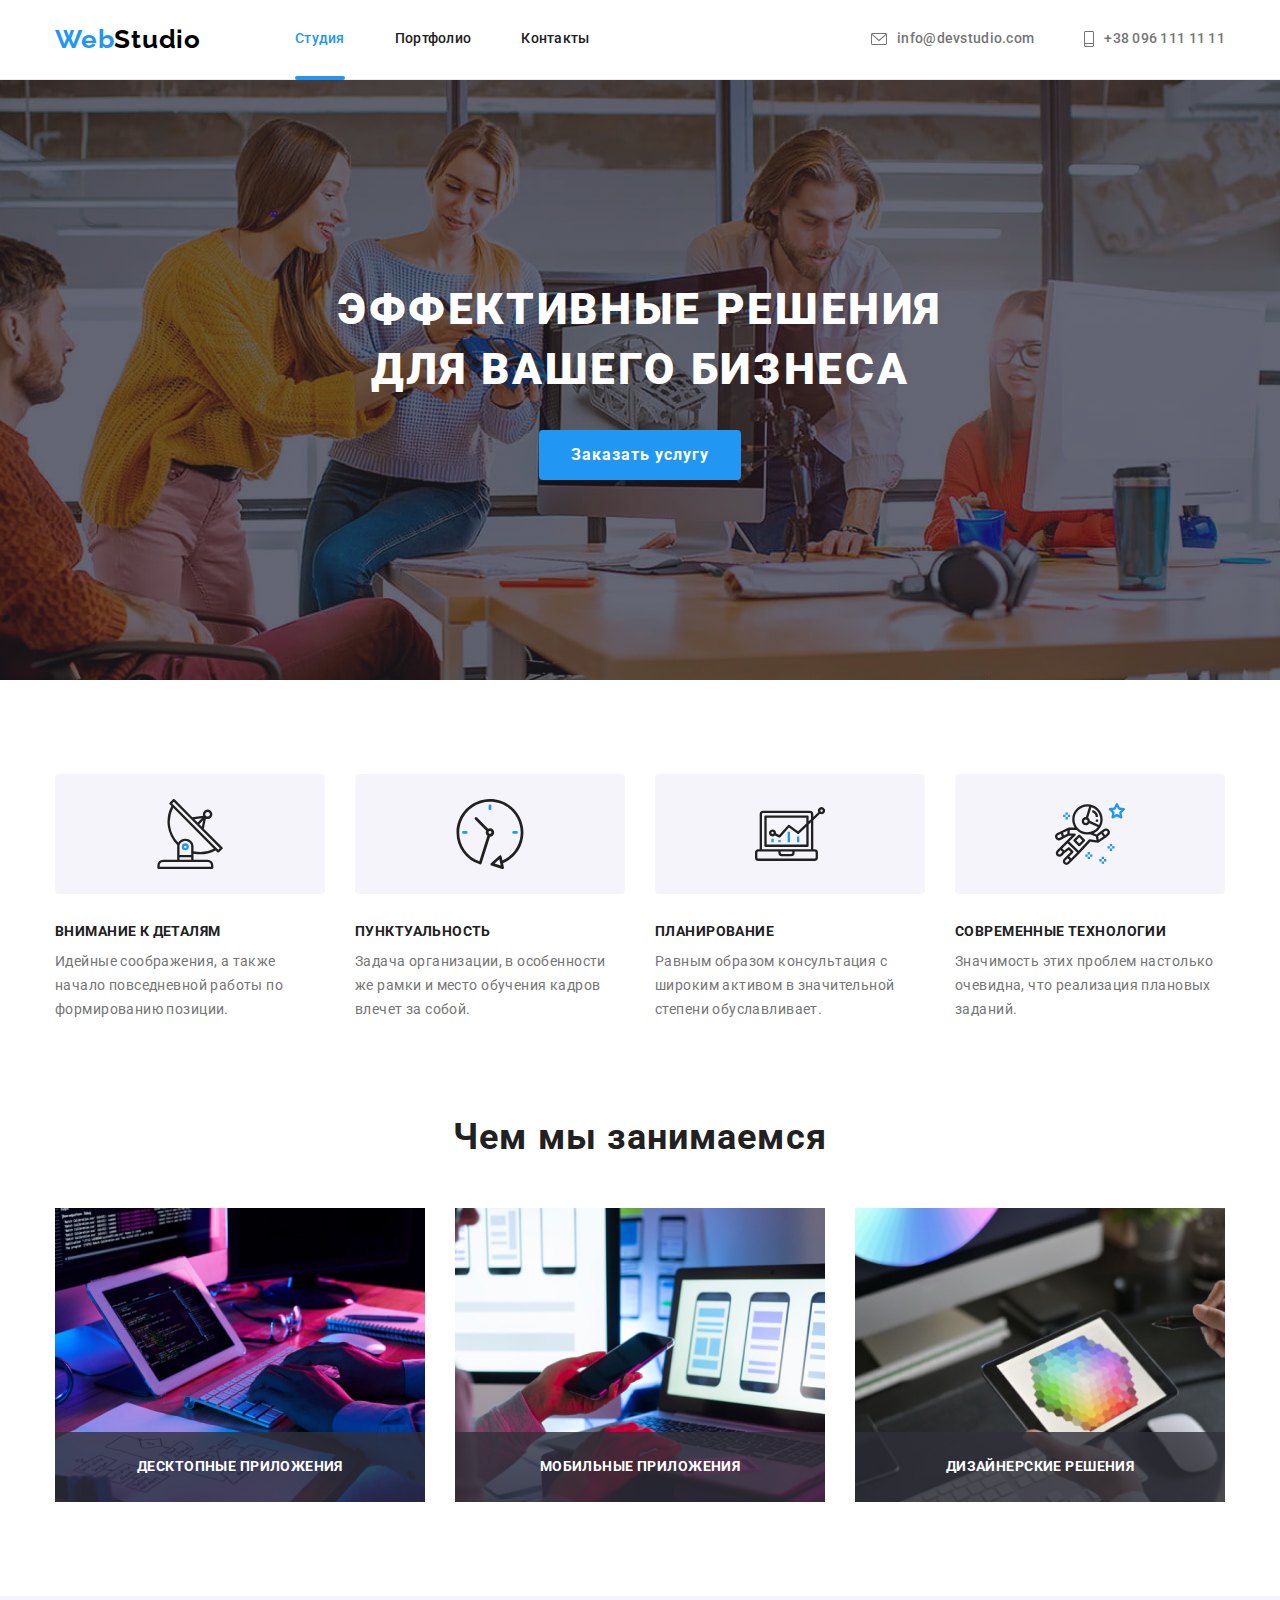
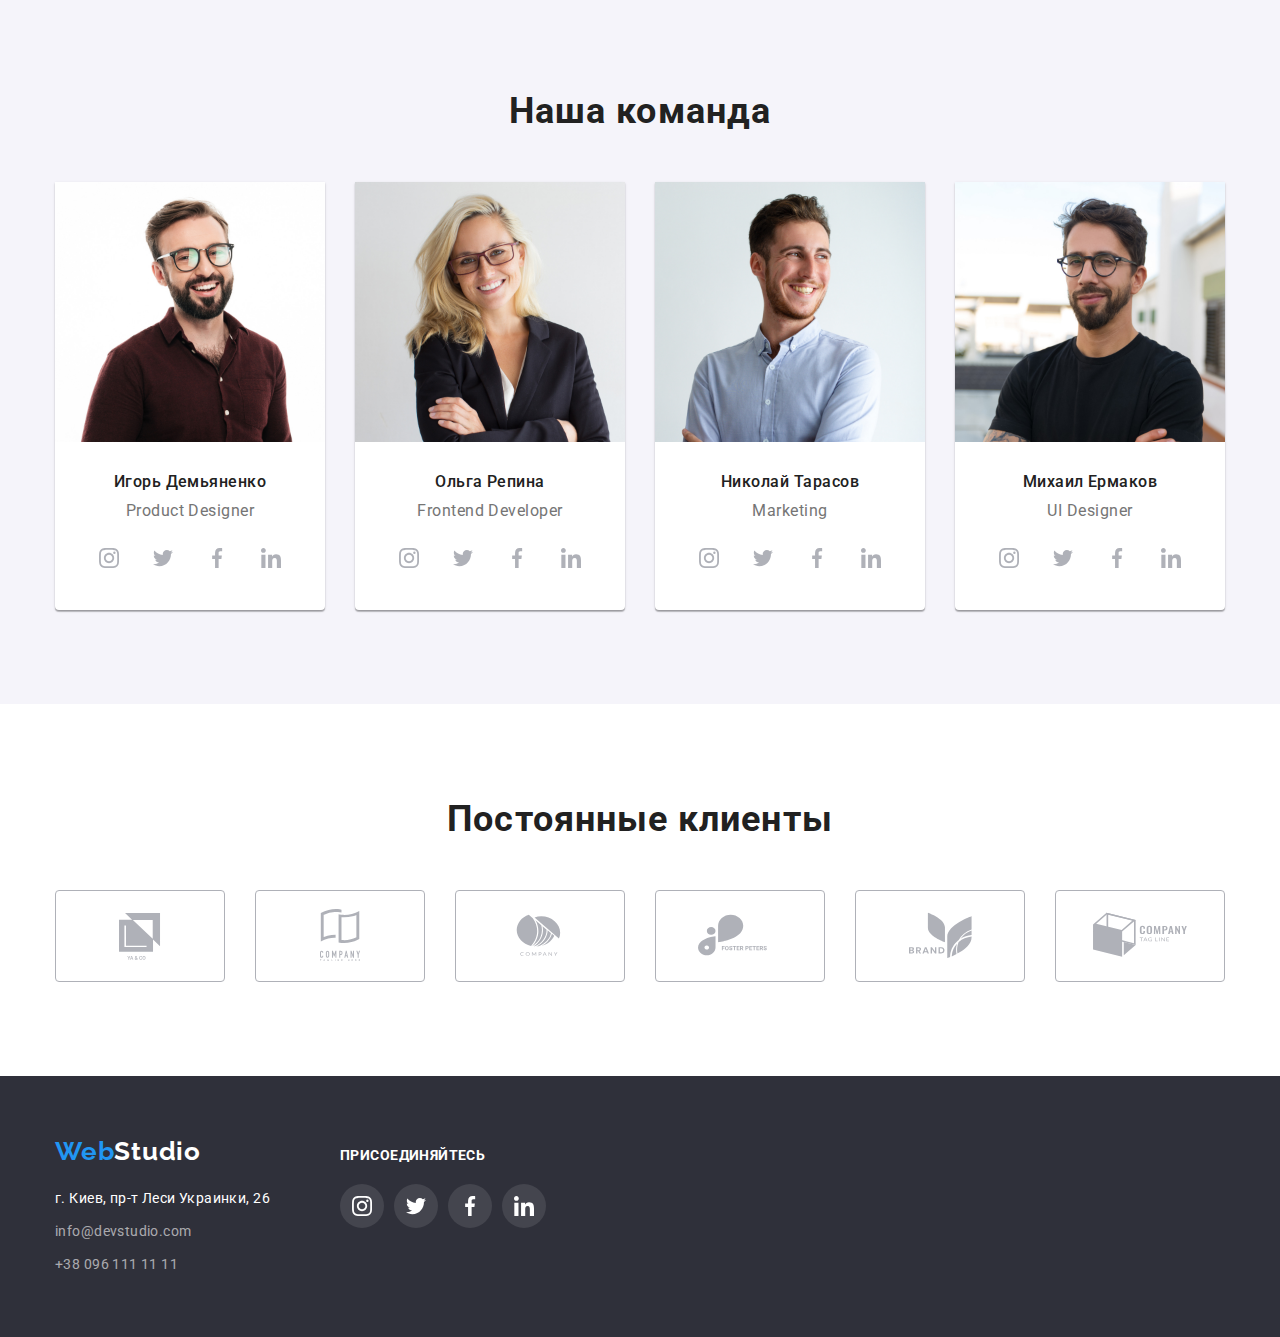
<file: index.html>
<!DOCTYPE html>
<html lang="ru">
<head>
    <meta charset="UTF-8">
    <meta http-equiv="X-UA-Compatible" content="IE=edge">
    <meta name="viewport" content="width=device-width, initial-scale=1.0">
    <title>WebStudio</title>
    <link rel="stylesheet" href="https://cdn.jsdelivr.net/npm/modern-normalize@1.1.0/modern-normalize.min.css">
    <link rel="preconnect" href="https://fonts.googleapis.com">
    <link rel="preconnect" href="https://fonts.gstatic.com" crossorigin>
    <link href="https://fonts.googleapis.com/css2?family=Raleway:wght@700&family=Roboto:wght@400;500;700;900&display=swap"
        rel="stylesheet">
    <link rel="stylesheet" href="./css/styles.css">
</head>
<body>
    <!-- Header -->
    <header class="header">
        <div class="container header-container">
            <a class="logo link" href="">Web<span class="logo-primary">Studio</span></a>
            <nav class="nav">
                <ul class="nav-list list">
                    <li class="nav-item"><a class="nav-link link current" href="./index.html">Студия</a></li>
                    <li class="nav-item"><a class="nav-link link" href="./portfolio.html">Портфолио</a></li>
                    <li class="nav-item"><a class="nav-link link" href="">Контакты</a></li>
                </ul>
            </nav>
            <ul class="contacts-list list">
                <li class="contacts-item">
                    <a class="contacts-link link" href="mailto:info@devstudio.com">
                        <svg class="contacts-icon" width="16px" height="12px">
                            <use href="./images/icons.svg#envelope"></use>
                        </svg>info@devstudio.com</a>
                </li>
                <li class="contacts-item">
                    <a class="contacts-link link" href="tel:+380961111111">
                        <svg class="contacts-icon" width="10px" height="16px">
                            <use href="./images/icons.svg#smartphone"></use>
                        </svg>+38 096 111 11 11</a>
                </li>
            </ul>
        </div>
    </header>
    <main>
        <!-- Герой -->
        <section class="hero">
            <h1 class="title">Эффективные решения для вашего бизнеса</h1>
            <button class="hero-button button" type="button" data-modal-open>Заказать услугу</button>
        </section>
        <!-- Особенности -->
        <section class="features section">
            <div class="container">
                <h2 class="subtitle visually-hidden" >Особенности</h2>
                <ul class="features-list list">
                    <li class="features-item">
                        <div class="features-icons-container">
                            <svg class="features-icon">
                                <use href="./images/icons.svg#antenna"></use>
                            </svg>
                        </div>
                        <h3 class="fetures-title">Внимание к деталям</h3>
                        <p class="features-text">Идейные соображения, а также начало повседневной работы по формированию позиции.</p>
                    </li>
                    <li class="features-item">
                        <div class="features-icons-container">
                            <svg class="features-icon">
                                <use href="./images/icons.svg#clock"></use>
                            </svg>
                        </div>
                        <h3 class="fetures-title">Пунктуальность</h3>
                        <p class="features-text">Задача организации, в особенности же рамки и место обучения кадров влечет за собой.</p>
                    </li>
                    <li class="features-item">
                        <div class="features-icons-container">
                            <svg class="features-icon">
                                <use href="./images/icons.svg#diagram"></use>
                            </svg>
                        </div>
                        <h3 class="fetures-title">Планирование</h3>
                        <p class="features-text">Равным образом консультация с широким активом в значительной степени обуславливает.</p>
                    </li>
                    <li class="features-item">
                        <div class="features-icons-container">
                            <svg class="features-icon">
                                <use href="./images/icons.svg#astronaut"></use>
                            </svg>
                        </div>
                        <h3 class="fetures-title">Современные технологии</h3>
                        <p class="features-text">Значимость этих проблем настолько очевидна, что реализация плановых заданий.</p>
                    </li>
                </ul>
            </div>
        </section>
        <!-- Чем мы занимаемся -->
        <section class="activity section">
            <div class="container">
                <h2 class="subtitle">Чем мы занимаемся</h2>
                <ul class="activity-list list">
                    <li class="activity-item">
                        <img class="activity-img" src="./images/box1.jpg" alt="Человек печатает на клавиатуре" width="370" height="294">
                        <div class="activity-title-bg">
                            <h3 class="activity-title">Десктопные приложения</h3>
                        </div>
                    </li>
                    <li class="activity-item">
                        <img class="activity-img" src="./images/box2.jpg" alt="Человек держит телефон" width="370" height="294">
                        <div class="activity-title-bg">
                            <h3 class="activity-title">Мобильные приложения</h3>
                        </div>
                    </li>
                    <li class="activity-item">
                        <img class="activity-img" src="./images/box3.jpg" alt="Цветовая гамма на екране планшета" width="370" height="294">
                        <div class="activity-title-bg">
                            <h3 class="activity-title">Дизайнерские решения</h3>
                        </div>
                    </li>
                </ul>
            </div>
        </section>
        <!-- Наша команда -->
        <section class="people section">
            <div class="container">
                <h2 class="subtitle">Наша команда</h2>
                <ul class="people-list list">
                    <li class="people-item">
                        <img class="people-img" src="./images/photo1.jpg" alt="Игорь Демьяненко" width="270" height="260">
                        <div class="people-item-content">
                            <h3 class="people-name">Игорь Демьяненко</h3>
                            <p class="people-position">Product Designer</p>
                            <ul class="socials list">
                                <li class="socials-item">
                                    <a href="" class="socials-link link">
                                        <svg class="socials-icon">
                                            <use href="./images/icons.svg#instagram"></use>
                                        </svg>
                                    </a>
                                </li>
                                <li class="socials-item">
                                    <a href="" class="socials-link link">
                                        <svg class="socials-icon">
                                            <use href="./images/icons.svg#twitter"></use>
                                        </svg>
                                    </a>
                                </li>
                                <li class="socials-item">
                                    <a href="" class="socials-link link">
                                        <svg class="socials-icon">
                                            <use href="./images/icons.svg#facebook"></use>
                                        </svg>
                                    </a>
                                </li>
                                <li class="socials-item">
                                    <a href="" class="socials-link link">
                                        <svg class="socials-icon">
                                            <use href="./images/icons.svg#linkedin"></use>
                                        </svg>
                                    </a>
                                </li>
                            </ul>
                        </div>
                    </li>
                    <li class="people-item">
                        <img class="people-img" src="./images/photo2.jpg" alt="Ольга Репина" width="270" height="260">
                        <div class="people-item-content">
                            <h3 class="people-name">Ольга Репина</h3>
                            <p class="people-position">Frontend Developer</p>
                            <ul class="socials list">
                                <li class="socials-item">
                                    <a href="" class="socials-link link">
                                        <svg class="socials-icon">
                                            <use href="./images/icons.svg#instagram"></use>
                                        </svg>
                                    </a>
                                </li>
                                <li class="socials-item">
                                    <a href="" class="socials-link link">
                                        <svg class="socials-icon">
                                            <use href="./images/icons.svg#twitter"></use>
                                        </svg>
                                    </a>
                                </li>
                                <li class="socials-item">
                                    <a href="" class="socials-link link">
                                        <svg class="socials-icon">
                                            <use href="./images/icons.svg#facebook"></use>
                                        </svg>
                                    </a>
                                </li>
                                <li class="socials-item">
                                    <a href="" class="socials-link link">
                                        <svg class="socials-icon">
                                            <use href="./images/icons.svg#linkedin"></use>
                                        </svg>
                                    </a>
                                </li>
                            </ul>
                        </div>
                        
                    </li>
                    <li class="people-item">
                        <img class="people-img" src="./images/photo3.jpg" alt="Николай Тарасов" width="270" height="260">
                        <div class="people-item-content">
                            <h3 class="people-name">Николай Тарасов</h3>
                            <p class="people-position">Marketing</p>
                            <ul class="socials list">
                                <li class="socials-item">
                                    <a href="" class="socials-link link">
                                        <svg class="socials-icon">
                                            <use href="./images/icons.svg#instagram"></use>
                                        </svg>
                                    </a>
                                </li>
                                <li class="socials-item">
                                    <a href="" class="socials-link link">
                                        <svg class="socials-icon">
                                            <use href="./images/icons.svg#twitter"></use>
                                        </svg>
                                    </a>
                                </li>
                                <li class="socials-item">
                                    <a href="" class="socials-link link">
                                        <svg class="socials-icon">
                                            <use href="./images/icons.svg#facebook"></use>
                                        </svg>
                                    </a>
                                </li>
                                <li class="socials-item">
                                    <a href="" class="socials-link link">
                                        <svg class="socials-icon">
                                            <use href="./images/icons.svg#linkedin"></use>
                                        </svg>
                                    </a>
                                </li>
                            </ul>
                        </div>
                        
                    </li>
                    <li class="people-item">
                        <img class="people-img" src="./images/photo4.jpg" alt="Михаил Ермаков" width="270" height="260">
                        <div class="people-item-content">
                            <h3 class="people-name">Михаил Ермаков</h3>
                            <p class="people-position">UI Designer</p>
                            <ul class="socials list">
                                <li class="socials-item">
                                    <a href="" class="socials-link link">
                                        <svg class="socials-icon">
                                            <use href="./images/icons.svg#instagram"></use>
                                        </svg>
                                    </a>
                                </li>
                                <li class="socials-item">
                                    <a href="" class="socials-link link">
                                        <svg class="socials-icon">
                                            <use href="./images/icons.svg#twitter"></use>
                                        </svg>
                                    </a>
                                </li>
                                <li class="socials-item">
                                    <a href="" class="socials-link link">
                                        <svg class="socials-icon">
                                            <use href="./images/icons.svg#facebook"></use>
                                        </svg>
                                    </a>
                                </li>
                                <li class="socials-item">
                                    <a href="" class="socials-link link">
                                        <svg class="socials-icon">
                                            <use href="./images/icons.svg#linkedin"></use>
                                        </svg>
                                    </a>
                                </li>
                            </ul>
                        </div>
                        
                    </li>
                </ul>
            </div>
        </section>
        <!-- Клиенти -->
        <section class="clients section">
            <div class="container">
                <h2 class="subtitle">Постоянные клиенты</h2>
                <ul class="clients-list list">
                    <li class="clients-item">
                        <a href="" class="clients-link">
                            <svg class="clients-icon">
                                <use href="./images/icons.svg#company1"></use>
                            </svg>
                        </a>
                    </li>
                    <li class="clients-item">
                        <a href="" class="clients-link">
                            <svg class="clients-icon">
                                <use href="./images/icons.svg#company2"></use>
                            </svg>
                        </a>
                    </li>
                    <li class="clients-item">
                        <a href="" class="clients-link">
                            <svg class="clients-icon">
                                <use href="./images/icons.svg#company3"></use>
                            </svg>
                        </a>
                    </li>
                    <li class="clients-item">
                        <a href="" class="clients-link">
                            <svg class="clients-icon">
                                <use href="./images/icons.svg#company4"></use>
                            </svg>
                        </a>
                    </li>
                    <li class="clients-item">
                        <a href="" class="clients-link">
                            <svg class="clients-icon">
                                <use href="./images/icons.svg#company5"></use>
                            </svg>
                        </a>
                    </li>
                    <li class="clients-item">
                        <a href="" class="clients-link">
                            <svg class="clients-icon">
                                <use href="./images/icons.svg#company6"></use>
                            </svg>
                        </a>
                    </li>
                </ul>
            </div>
        </section>
    </main>
    <!-- Footer -->
    <footer class="footer">
        <div class="container footer-content">
            <div class="footer-address">
                <a class="logo link" href="">Web<span class="logo-secondary">Studio</span></a>
                <address class="address">
                    <ul class="address-list list">
                        <li class="address-item"><a class="address-location link" href="">г. Киев, пр-т Леси Украинки, 26</a></li>
                        <li class="address-item"><a class="address-mail link" href="mailto:info@devstudio.com">info@devstudio.com</a>
                        </li>
                        <li class="address-item"><a class="address-tel link" href="tel:+380961111111">+38 096 111 11 11</a></li>
                    </ul>
                </address>
            </div>
            <div class="footer-socials">
                <p class="footer-socials-text">присоединяйтесь</p>
                <ul class="footer-socials-list list">
                    <li class="socials-item">
                        <a href="" class="socials-link link">
                            <svg class="socials-icon">
                                <use href="./images/icons.svg#instagram"></use>
                            </svg>
                        </a>
                    </li>
                    <li class="socials-item">
                        <a href="" class="socials-link link">
                            <svg class="socials-icon">
                                <use href="./images/icons.svg#twitter"></use>
                            </svg>
                        </a>
                    </li>
                    <li class="socials-item">
                        <a href="" class="socials-link link">
                            <svg class="socials-icon">
                                <use href="./images/icons.svg#facebook"></use>
                            </svg>
                        </a>
                    </li>
                    <li class="socials-item">
                        <a href="" class="socials-link link">
                            <svg class="socials-icon">
                                <use href="./images/icons.svg#linkedin"></use>
                            </svg>
                        </a>
                    </li>
                </ul>
            </div>
        </div>
    </footer>
     <!-- Modal window -->
    <div class="backdrop is-hidden" data-modal>
        <div class="modal-wrapper">
            <button class="button modal-btn" type="button" data-modal-close>
                <svg class="modal-close">
                    <use href="./images/icons.svg#close"></use>
                </svg>
            </button>
        </div>
    </div>
    <script src="./js/modal.js"></script>
</body>
</html>
</file>
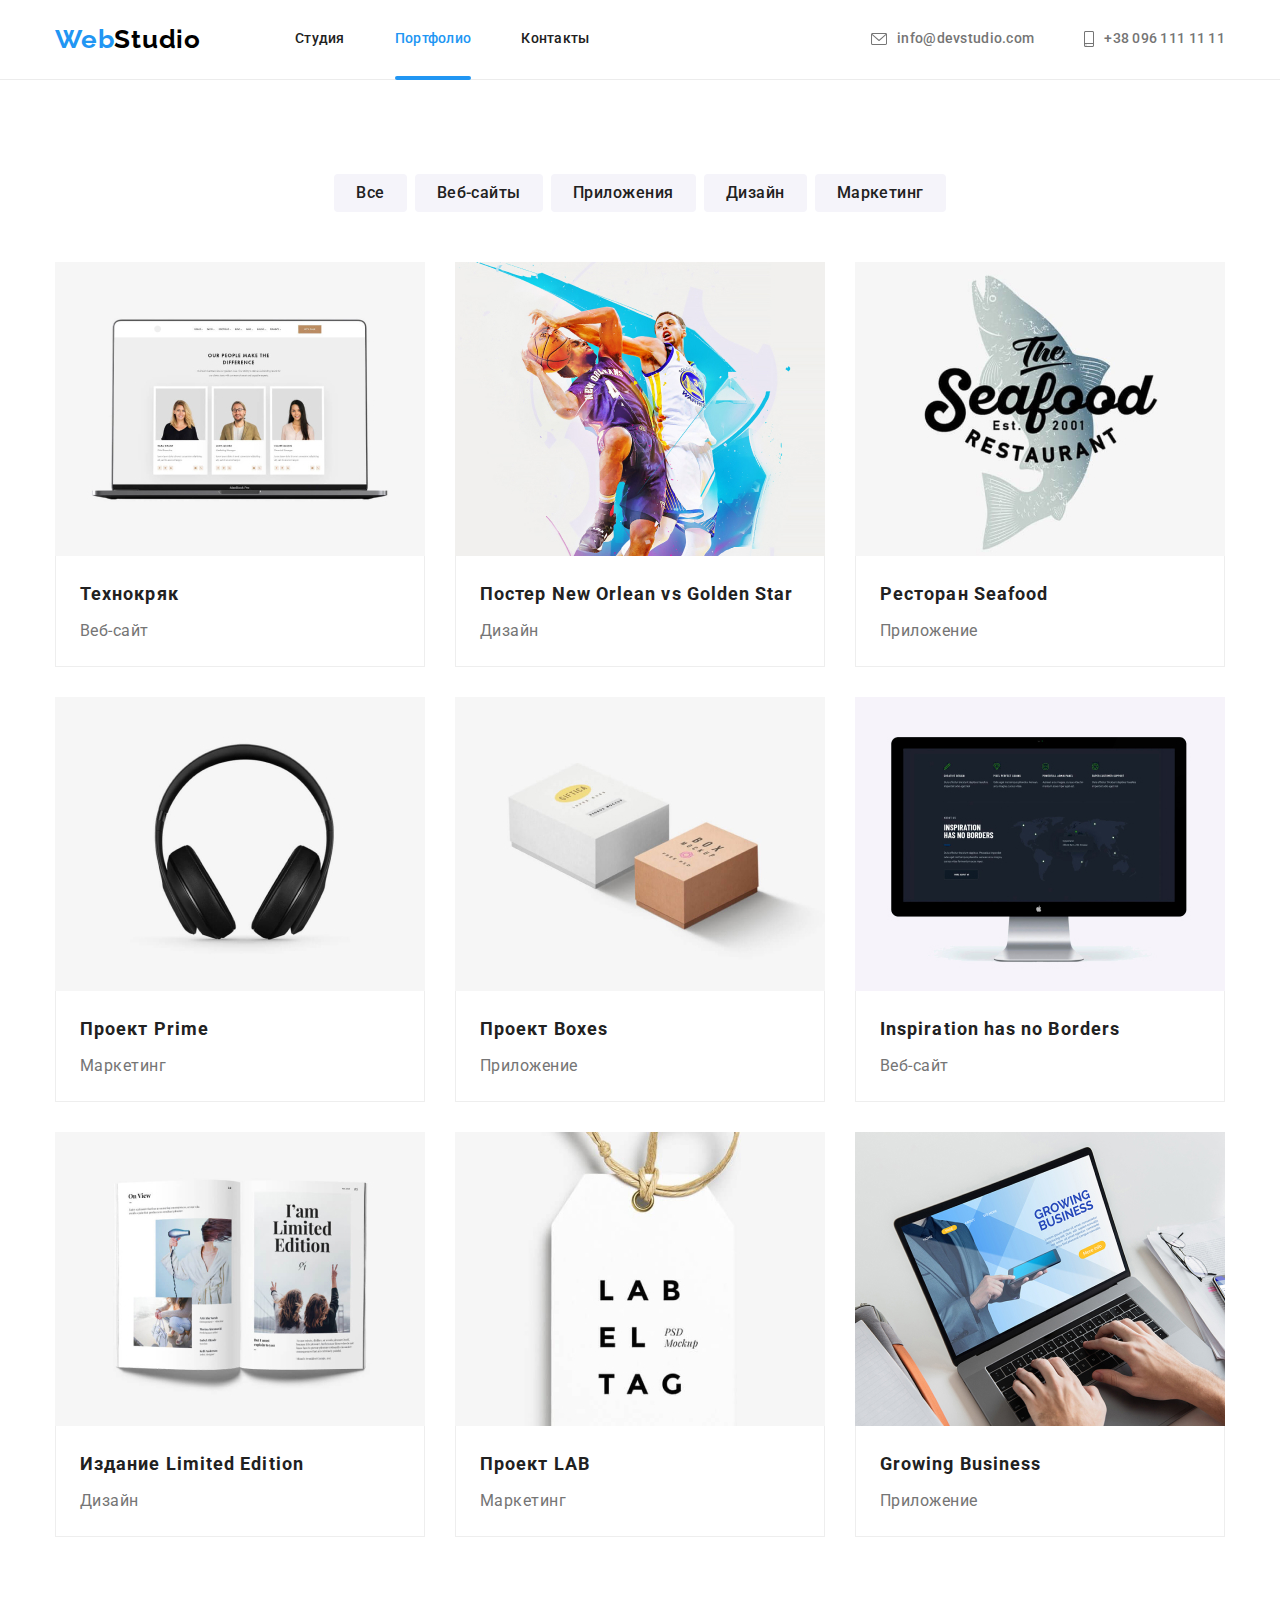
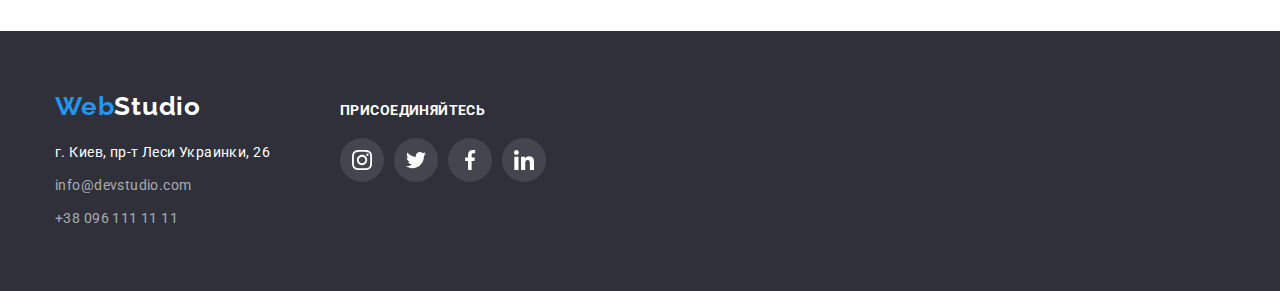
<file: portfolio.html>
<!DOCTYPE html>
<html lang="ru">
<head>
    <meta charset="UTF-8">
    <meta http-equiv="X-UA-Compatible" content="IE=edge">
    <meta name="viewport" content="width=device-width, initial-scale=1.0">
    <title>Portfolio</title>
    <link rel="stylesheet" href="https://cdn.jsdelivr.net/npm/modern-normalize@1.1.0/modern-normalize.min.css">
    <link rel="preconnect" href="https://fonts.googleapis.com">
    <link rel="preconnect" href="https://fonts.gstatic.com" crossorigin>
    <link href="https://fonts.googleapis.com/css2?family=Raleway:wght@700&family=Roboto:wght@400;500;700;900&display=swap"
        rel="stylesheet">
    <link rel="stylesheet" href="./css/styles.css">
</head>
<body>
    <!-- Header -->
    <header class="header">
        <div class="container header-container">
            <a class="logo link" href="">Web<span class="logo-primary">Studio</span></a>
            <nav class="nav">
                <ul class="nav-list list">
                    <li class="nav-item"><a class="nav-link link " href="./index.html">Студия</a></li>
                    <li class="nav-item"><a class="nav-link link current" href="./portfolio.html">Портфолио</a></li>
                    <li class="nav-item"><a class="nav-link link" href="">Контакты</a></li>
                </ul>
            </nav>
            <ul class="contacts-list list">
                <li class="contacts-item">
                    <a class="contacts-link link" href="mailto:info@devstudio.com">
                        <svg class="contacts-icon" width="16px" height="12px">
                            <use href="./images/icons.svg#envelope"></use>
                        </svg>info@devstudio.com</a>
                </li>
                <li class="contacts-item">
                    <a class="contacts-link link" href="tel:+380961111111">
                        <svg class="contacts-icon" width="10px" height="16px">
                            <use href="./images/icons.svg#smartphone"></use>
                        </svg>+38 096 111 11 11</a>
                </li>
            </ul>
        </div>
    </header>
    <main>
        <!-- Портфолио -->
        <section class="portfolio section">
            <div class="container">
                <h1 class="title visually-hidden">Портфолио</h1>
                <ul class="filter-list list">
                    <li class="filter-item"><button class="filter-btn button" type="button">Все</button></li>
                    <li class="filter-item"><button class="filter-btn button" type="button">Веб-сайты</button></li>
                    <li class="filter-item"><button class="filter-btn button" type="button">Приложения</button></li>
                    <li class="filter-item"><button class="filter-btn button" type="button">Дизайн</button></li>
                    <li class="filter-item"><button class="filter-btn button" type="button">Маркетинг</button></li>
                </ul>
                <ul class="projects-list list">
                    <li class="projects-item">
                        <a class="projects-link link" href="">
                            <div class="projects-wrapper">
                                <img class="projects-img" src="./images/website.jpg" alt="Веб-сайт" width="370" height="294">
                                <p class="projects-descr">Ресурс предлагает комплексные предложения с разным уровнем функционала и сервисов. Все это позволит посетителю получить исчерпывающие сведения о&nbspкомпании или частном лице.</p>
                            </div>
                            <div class="item-content">
                                <h2 class="projects-title">Технокряк</h2>
                                <p class="projects-text">Веб-сайт</p>
                            </div>
                        </a>
                    </li>
                    <li class="projects-item">
                        <a class="projects-link link" href="">
                            <div class="projects-wrapper">
                                <img class="projects-img" src="./images/basketball-players.jpg" alt="Баскетбольние игроки" width="370" height="294">
                                <p class="projects-descr">Ресурс предлагает комплексные предложения с разным уровнем функционала и сервисов. Все это позволит посетителю получить
                                исчерпывающие сведения о&nbspкомпании или частном лице.</p>
                            </div>
                            <div class="item-content">
                                <h2 class="projects-title">Постер New Orlean vs Golden Star</h2>
                                <p class="projects-text">Дизайн</p>
                            </div>
                        </a>
                    </li>
                    <li class="projects-item">
                        <a class="projects-link link" href="">
                            <div class="projects-wrapper">
                                <img class="projects-img" src="./images/restaurant-logo.jpg" alt="Логотип ресторана" width="370" height="294">
                                <p class="projects-descr">Ресурс предлагает комплексные предложения с разным уровнем функционала и сервисов. Все это позволит посетителю получить исчерпывающие сведения о&nbspкомпании или частном лице.</p>
                            </div>
                            <div class="item-content">
                                <h2 class="projects-title">Ресторан Seafood</h2>
                                <p class="projects-text">Приложение</p>
                            </div>
                        </a>
                    </li>
                    <li class="projects-item">
                        <a class="projects-link link" href="">
                            <div class="projects-wrapper">
                                <img class="projects-img" src="./images/headphone.jpg" alt="Наушники" width="370" height="294">
                                <p class="projects-descr">Ресурс предлагает комплексные предложения с разным уровнем функционала и сервисов. Все это позволит посетителю получить исчерпывающие сведения о&nbspкомпании или частном лице.</p>
                            </div>
                            <div class="item-content">
                                <h2 class="projects-title">Проект Prime</h2>
                                <p class="projects-text">Маркетинг</p>
                            </div>
                        </a>
                    </li>
                    <li class="projects-item">
                        <a class="projects-link link" href="">
                            <div class="projects-wrapper">
                                <img class="projects-img" src="./images/boxes.jpg" alt="Коробки" width="370" height="294">
                                <p class="projects-descr">Ресурс предлагает комплексные предложения с разным уровнем функционала и сервисов. Все это позволит посетителю получить исчерпывающие сведения о&nbspкомпании или частном лице.</p>
                            </div>
                            <div class="item-content">
                                <h2 class="projects-title">Проект Boxes</h2>
                                <p class="projects-text">Приложение</p>
                            </div>
                        </a>
                    </li>
                    <li class="projects-item">
                        <a class="projects-link link" href="">
                            <div class="projects-wrapper">
                                <img class="projects-img" src="./images/computer.jpg" alt="Компьютер" width="370" height="294">
                                <p class="projects-descr">Ресурс предлагает комплексные предложения с разным уровнем функционала и сервисов. Все это позволит посетителю получить исчерпывающие сведения о&nbspкомпании или частном лице.</p>
                            </div>
                            <div class="item-content">
                                <h2 class="projects-title">Inspiration has no Borders</h2>
                                <p class="projects-text">Веб-сайт</p>
                            </div>
                        </a>
                    </li>
                    <li class="projects-item">
                        <a class="projects-link link" href="">
                            <div class="projects-wrapper">
                                <img class="projects-img" src="./images/magazine.jpg" alt="Журнал" width="370" height="294">
                                <p class="projects-descr">Ресурс предлагает комплексные предложения с разным уровнем функционала и сервисов. Все это позволит посетителю получить исчерпывающие сведения о&nbspкомпании или частном лице.</p>
                            </div>
                            <div class="item-content">
                                <h2 class="projects-title">Издание Limited Edition</h2>
                                <p class="projects-text">Дизайн</p>
                            </div>
                        </a>
                    </li>
                    <li class="projects-item">
                        <a class="projects-link link" href="">
                            <div class="projects-wrapper">
                                <img class="projects-img" src="./images/logo-card.jpg" alt="Карточка бренда" width="370" height="294">
                                <p class="projects-descr">Ресурс предлагает комплексные предложения с разным уровнем функционала и сервисов. Все это позволит посетителю получить исчерпывающие сведения о&nbspкомпании или частном лице.</p>
                            </div>
                            <div class="item-content">
                                <h2 class="projects-title">Проект LAB</h2>
                                <p class="projects-text">Маркетинг</p>
                            </div>
                        </a>
                    </li>
                    <li class="projects-item">
                        <a class="projects-link link" href="">
                            <div class="projects-wrapper">
                                <img class="projects-img" src="./images/laptop.jpg" alt="Человек печатает на ноутбуке" width="370" height="294">
                                <p class="projects-descr">Ресурс предлагает комплексные предложения с разным уровнем функционала и сервисов. Все это позволит посетителю получить исчерпывающие сведения о&nbspкомпании или частном лице.</p>
                            </div>
                                <div class="item-content">
                                    <h2 class="projects-title">Growing Business</h2>
                                    <p class="projects-text">Приложение</p>
                                </div>
                        </a>
                    </li>
                </ul>
            </div>
        </section>
    </main>
    <!-- Footer -->
    <footer class="footer">
        <div class="container footer-content">
            <div class="footer-address">
                <a class="logo link" href="">Web<span class="logo-secondary">Studio</span></a>
                <address class="address">
                    <ul class="address-list list">
                        <li class="address-item"><a class="address-location link" href="">г. Киев, пр-т Леси Украинки,
                                26</a></li>
                        <li class="address-item"><a class="address-mail link"
                                href="mailto:info@devstudio.com">info@devstudio.com</a>
                        </li>
                        <li class="address-item"><a class="address-tel link" href="tel:+380961111111">+38 096 111 11 11</a>
                        </li>
                    </ul>
                </address>
            </div>
            <div class="footer-socials">
                <p class="footer-socials-text">присоединяйтесь</p>
                <ul class="footer-socials-list list">
                    <li class="socials-item">
                        <a href="" class="socials-link link">
                            <svg class="socials-icon">
                                <use href="./images/icons.svg#instagram"></use>
                            </svg>
                        </a>
                    </li>
                    <li class="socials-item">
                        <a href="" class="socials-link link">
                            <svg class="socials-icon">
                                <use href="./images/icons.svg#twitter"></use>
                            </svg>
                        </a>
                    </li>
                    <li class="socials-item">
                        <a href="" class="socials-link link">
                            <svg class="socials-icon">
                                <use href="./images/icons.svg#facebook"></use>
                            </svg>
                        </a>
                    </li>
                    <li class="socials-item">
                        <a href="" class="socials-link link">
                            <svg class="socials-icon">
                                <use href="./images/icons.svg#linkedin"></use>
                            </svg>
                        </a>
                    </li>
                </ul>
            </div>
        </div>
    </footer>
</body>
</html>
</file>
<file: css/styles.css>
/* Цвета документа
  #212121;
  #757575;
  #ffffff;
  #2196f3;
  #000000;
  #2f303a;
  #ececec; (линия внизу header)
  #f5f4fa;
  rgba(255, 255, 255, 0, 6);
  #eeeeee; (рамка порфолио)
*/

:root {
  /* Цвета текста светлая тема */
  --primary-text-mode-light: #212121;
  --secondary-text-mode-light: #757575;
  --logo-dark-text: #000000;

  --accent-color: #2196f3;
  --accent-color-hover: #188ce8;
  /* Цвета текста темная тема */
  --primary-text-mode-dark: #ffffff;
  --secondary-text-mode-dark: rgba(255, 255, 255, 0.6);
  /* Цвета фона */
  --main-bgc-mode-light: #ffffff;
  --secondary-bgc-mode-light: #f5f4fa;
  --bgc-dark: #2f303a;

  /* Цвета иконок */
  --icon-primary: rgba(175, 177, 184, 1);
  --icon-white: rgba(255, 255, 255, 1);

  /* Рамка  */
  --header-border-color: #ececec;
  --portfolio-item-border-cl: #eeeeee;

  /* Перехід анімований */
  --anim-duration-timing-function: 250ms cubic-bezier(0.4, 0, 0.2, 1);
}

body {
  font-family: "Roboto", sans-serif;
  color: var(--primary-text-mode-light);
}

h1,
h2,
h3,
h4,
h5,
h6,
p,
ul {
  margin: 0;
  padding: 0;
}

img {
  display: block;
  max-width: 100%;
  height: auto;

}

.link {
  text-decoration: none;
}
.list {
  list-style: none;
}

.visually-hidden {
  position: absolute;
  width: 1px;
  height: 1px;
  margin: -1px;
  border: 0;
  padding: 0;

  white-space: nowrap;
  clip-path: inset(100%);
  clip: rect(0 0 0 0);
  overflow: hidden;
}

/* Container */

.container {
  width: 1200px;
  margin: 0 auto;
  padding-left: 15px;
  padding-right: 15px;
}

/* Общие стили всех section */

.section {
  padding-top: 94px;
  padding-bottom: 94px;
}
.activity.section {
  padding-top: 0;
}

/* header */

.header {
  border-bottom: 1px solid var(--header-border-color);
  padding-top: 24px;
  padding-bottom: 24px;
}
.header-container {
  display: flex;
  align-items: center;
}
.header .logo {
  margin-right: 94px;
}
/* Logo */

.logo {
  font-family: "Raleway", sans-serif;
  font-weight: 700;
  font-size: 26px;
  line-height: 1.19;
  letter-spacing: 0.03em;

  color: var(--accent-color);
}

.logo-primary {
  color: var(--logo-dark-text);
}
.logo-secondary {
  color: var(--primary-text-mode-dark);
}
/* Nav, contacts */

.nav-list,
.contacts-list {
  display: flex;
  align-items: center;
  font-weight: 500;
  font-size: 14px;
  line-height: 1.14;
  letter-spacing: 0.02em;
}
.nav-item {
  position: relative;
}

.nav-item,
.contacts-item {
  margin-right: 50px;
}
.nav-item:last-child,
.contacts-item:last-child {
  margin: 0;
}
.contacts-list {
  margin-left: auto;
}
.nav-link {
  color: var(--primary-text-mode-light);

  transition: color var(--anim-duration-timing-function);
}
.contacts-link {
  display: flex;
  align-items: center;
  color: var(--secondary-text-mode-light);

  transition: color var(--anim-duration-timing-function);
}
.nav-link:hover,
.contacts-link:hover,
.nav-link:focus,
.contacts-link:focus {
  color: var(--accent-color);
}
.nav .link.current {
  color: var(--accent-color);
}

.nav .link.current::after {
  position: absolute;
  bottom: -33px;
  left: 0;
  
  content: '';
  display: block;
  width: 100%;
  height: 4px;
 
  background-color: var(--accent-color);
  border-radius: 2px;
}

.contacts-icon {
  margin-right: 10px;

  fill: currentColor;
}

/* button */

.button {
  font-family: inherit;
  cursor: pointer;
  border: none;
}

/*hero*/

.hero {
  max-width: 1600px;
  height: 600px;
  margin: 0 auto;
  padding-top: 200px;
  padding-bottom: 200px;

  background-image: linear-gradient(
      to bottom,
      rgba(47, 48, 58, 0.4),
      rgba(47, 48, 58, 0.4)
    ),
    url(../images/bg-image.jpg);
  background-repeat: no-repeat;
  background-size: cover;
  background-position: center;

  text-align: center;
}

.title {
  font-weight: 900;
  font-size: 44px;
  line-height: 1.36;
  letter-spacing: 0.06em;
  text-transform: uppercase;

  width: 696px;
  margin-left: auto;
  margin-right: auto;
  margin-bottom: 30px;

  /* padding-left: 452px;
  padding-right: 452px; */

  color: var(--primary-text-mode-dark);
}
.hero-button {
  font-family: inherit;
  font-weight: 700;
  font-size: 16px;
  line-height: 1.88;
  letter-spacing: 0.06em;

  min-width: 200px;
  min-height: 50px;
  border-radius: 4px;
  padding: 10px 32px;
  border: 0;

  color: var(--primary-text-mode-dark);
  background-color: var(--accent-color);

  transition: background-color var(--anim-duration-timing-function);
}
.hero-button:hover,
.hero-button:focus {
  background-color: var(--accent-color-hover);
}

/* subtitle */

.subtitle {
  font-weight: 700;
  font-size: 36px;
  line-height: 1.17;
  letter-spacing: 0.03em;

  margin-bottom: 50px;
  text-align: center;
}
/* Особенности */
.features-list {
  display: flex;
  justify-content: space-between;
}
.features-item {
  width: 270px;
}
.features-icons-container {
  display: flex;
  justify-content: center;
  align-items: center;
  height: 120px;
  margin-bottom: 30px;

  border-radius: 4px;
  background-color: var(--secondary-bgc-mode-light);
}
.features-icon {
  width: 70px;
  height: 70px;
}
.fetures-title {
  font-weight: 700;
  font-size: 14px;
  line-height: 1.14;
  letter-spacing: 0.03em;
  text-transform: uppercase;

  margin-bottom: 10px;
}
.features-text {
  font-size: 14px;
  line-height: 1.71;
  letter-spacing: 0.03em;

  color: var(--secondary-text-mode-light);
}

/* Чем мы занимаемся */

.activity-list {
  display: flex;
  justify-content: space-between;
}

.activity-item {
  position: relative;
}

.activity-title-bg {
  position: absolute;
  bottom: 0;
  left: 0;

  display: flex;
  justify-content: center;
  align-items: center;
  width: 100%;
  height: 70px;

  background-color: rgba(47, 48, 58, 0.8);;
}
.activity-title {
  font-weight: 700;
  font-size: 14px;
  line-height: 1.14;
  letter-spacing: 0.03em;
  text-transform: uppercase;

  color: var(--primary-text-mode-dark);
}

/* Наша команда */
.people {
  background-color: var(--secondary-bgc-mode-light);
}

.people-list {
  display: flex;
  justify-content: space-between;
}
.people-item {
  background-color: var(--main-bgc-mode-light);
  text-align: center;

  box-shadow: 0px 1px 3px rgba(0, 0, 0, 0.12), 0px 1px 1px rgba(0, 0, 0, 0.14),
    0px 2px 1px rgba(0, 0, 0, 0.2);
  border-radius: 0px 0px 4px 4px;
}

.people-item-content {
  padding-top: 30px;
  padding-bottom: 30px;
}
.people-name,
.people-position {
  font-size: 16px;
  line-height: 1.19;
  letter-spacing: 0.03em;
}
.people-name {
  font-weight: 500;
  margin-bottom: 10px;
}
.people-position {
  color: var(--secondary-text-mode-light);
  margin-bottom: 16px;
}

.socials {
  display: flex;
  justify-content: center;
}
.socials-item:not(:last-child) {
  margin-right: 10px;
}

.socials-link {
  display: flex;
  justify-content: center;
  align-items: center;
  width: 44px;
  height: 44px;
  border-radius: 50%;

  fill: var(--icon-primary);
  background-color: var(--main-bgc-mode-light);

  transition: fill var(--anim-duration-timing-function), background-color var(--anim-duration-timing-function);
}
.socials-icon {
  width: 20px;
  height: 20px;
}

/* Клиенти */

.clients-list {
  display: flex;
}
.clients-item {
  margin-right: 30px;
}
.clients-item:last-child {
  margin-right: 0;
}
.clients-link {
  display: flex;
  justify-content: center;
  align-items: center;
  width: 170px;
  height: 92px;
  border: 1px solid var(--icon-primary);
  border-radius: 4px;

  fill: var(--icon-primary);

  transition: fill var(--anim-duration-timing-function), border-color var(--anim-duration-timing-function);
}

.clients-link:hover,
.clients-link:focus {
  fill: var(--accent-color);
  border-color: var(--accent-color);
}
.clients-icon {
  width: 106px;
  height: 60px;
}

/* Портфолио */

.filter-list {
  display: flex;
  justify-content: center;
  margin-bottom: 50px;
}

.filter-btn {
  font-weight: 500;
  font-size: 16px;
  line-height: 1.62;
  letter-spacing: 0.03em;

  border-radius: 4px;

  padding: 6px 22px;

  color: var(--primary-text-mode-light);
  background-color: var(--secondary-bgc-mode-light);

  transition: color var(--anim-duration-timing-function), background-color var(--anim-duration-timing-function), box-shadow var(--anim-duration-timing-function);
}
.filter-btn:hover,
.filter-btn:focus {
  color: var(--primary-text-mode-dark);
  background-color: var(--accent-color);
  box-shadow: 0px 3px 1px rgba(0, 0, 0, 0.1), 0px 1px 2px rgba(0, 0, 0, 0.08),
    0px 2px 2px rgba(0, 0, 0, 0.12);
}
.filter-item {
  margin-right: 8px;
}
.filter-item:last-child {
  margin-right: 0;
}

.projects-list {
  display: flex;
  flex-wrap: wrap;
}
.projects-item {
  width: calc((100% - 60px) / 3);
  margin-right: 30px;
  margin-bottom: 30px;

  transition: box-shadow var(--anim-duration-timing-function);
}

.projects-wrapper {
  position: relative;
  overflow: hidden;
}

.projects-descr {
  position: absolute;
  left: 0;
  bottom: 0;
  display: flex;
  justify-content: center;
  align-items: center;

  width: 100%;
  height: 100%;
  padding: 24px;

  font-size: 18px;
  line-height: 1.56;
  letter-spacing: 0.03em;

  color: var(--primary-text-mode-dark);
  background-color: rgba(33, 150, 243, 0.9);

  transform: translateY(100%);
  transition: transform var(--anim-duration-timing-function);
}

.projects-item:hover .projects-descr,
.projects-item:focus .projects-descr {
  transform: translateY(0);
}

.projects-item:hover,
.projects-item:focus {
  box-shadow: 0px 1px 1px rgba(0, 0, 0, 0.12), 0px 4px 4px rgba(0, 0, 0, 0.06),
    1px 4px 6px rgba(0, 0, 0, 0.16);
}
.projects-item:nth-child(3n) {
  margin-right: 0;
}

.projects-item:nth-last-child(-n + 3) {
  margin-bottom: 0;
}

.item-content {
  padding: 20px 24px;

  border: 1px solid var(--portfolio-item-border-cl);
  border-top: none;
}
.projects-title {
  font-weight: 700;
  font-size: 18px;
  line-height: 2;
  letter-spacing: 0.06em;

  margin-bottom: 4px;

  color: var(--primary-text-mode-light);
}
.projects-text {
  font-style: 16px;
  line-height: 1.87;
  letter-spacing: 0.03em;

  color: var(--secondary-text-mode-light);
}

/* footer */

.footer {
  padding-top: 60px;
  padding-bottom: 60px;
}
.hero,
.footer {
  background-color: var(--bgc-dark);
}

.footer-content {
  display: flex;
}
.footer-socials {
  margin-left: 70px;
  margin-top: 12px;
}
.footer .logo {
  display: inline-block;
  margin-bottom: 20px;
}
.address {
  font-family: inherit;
  font-style: inherit;
}
.address-item {
  font-size: 14px;
  line-height: 1.71;
  letter-spacing: 0.03em;

  margin-bottom: 9px;
}
.address-item:last-child {
  margin-bottom: 0;
}
.address-location {
  color: var(--primary-text-mode-dark);
}
.address-mail,
.address-tel {
  color: var(--secondary-text-mode-dark);
}

.footer-socials-text {
  font-weight: 700;
  font-size: 14px;
  line-height: 1.14;
  letter-spacing: 0.03em;
  text-transform: uppercase;

  margin-bottom: 20px;

  color: var(--primary-text-mode-dark);
}
.footer-socials-list {
  display: flex;
}
.footer .socials-link {
  fill: var(--icon-white);
  background-color: rgba(255, 255, 255, 0.1);
}
.socials-link:hover,
.socials-link:focus {
  fill: var(--icon-white);
  background-color: var(--accent-color);
}

.backdrop {
  position: fixed;
  top: 0; 
  left: 50%;
  transform: translateX(-50%);

  width: 100vw;
  height: 100vh;

  background-color: rgba(0, 0, 0, 0.2);

  opacity: 1;
  visibility: visible;
  pointer-events: initial;

  transition: opacity var(--anim-duration-timing-function),
  visibility var(--anim-duration-timing-function);

}
.backdrop.is-hidden {
  opacity: 0;
  visibility: hidden;
  pointer-events: none;
}
.backdrop.is-hidden .modal-wrapper {
  transform: translate(-50%, -50%) scale(0.8);
}
.modal-wrapper {
  position: absolute;
  top: 50%;
  left: 50%;
  transform: translate(-50%, -50%) scale(1);

  width: 528px;
  min-height: 581px;

  background-color: var(--main-bgc-mode-light);
  box-shadow: 0px 1px 3px rgba(0, 0, 0, 0.12),
  0px 1px 1px rgba(0, 0, 0, 0.14),
  0px 2px 1px rgba(0, 0, 0, 0.2);
  border-radius: 4px;

  transition: transform var(--anim-duration-timing-function);
}
.modal-btn {
  position: absolute;
  top: 8px;
  right: 8px;

  width: 30px;
  height: 30px;
  padding: 5px;

  background-color: var(--main-bgc-mode-light);
  border: 1px solid rgba(0, 0, 0, 0.1);
  border-radius: 50%;

}
.modal-close {
    width: 18px;
    height: 18px;

    fill: var(--logo-dark-text);
}
</file>
